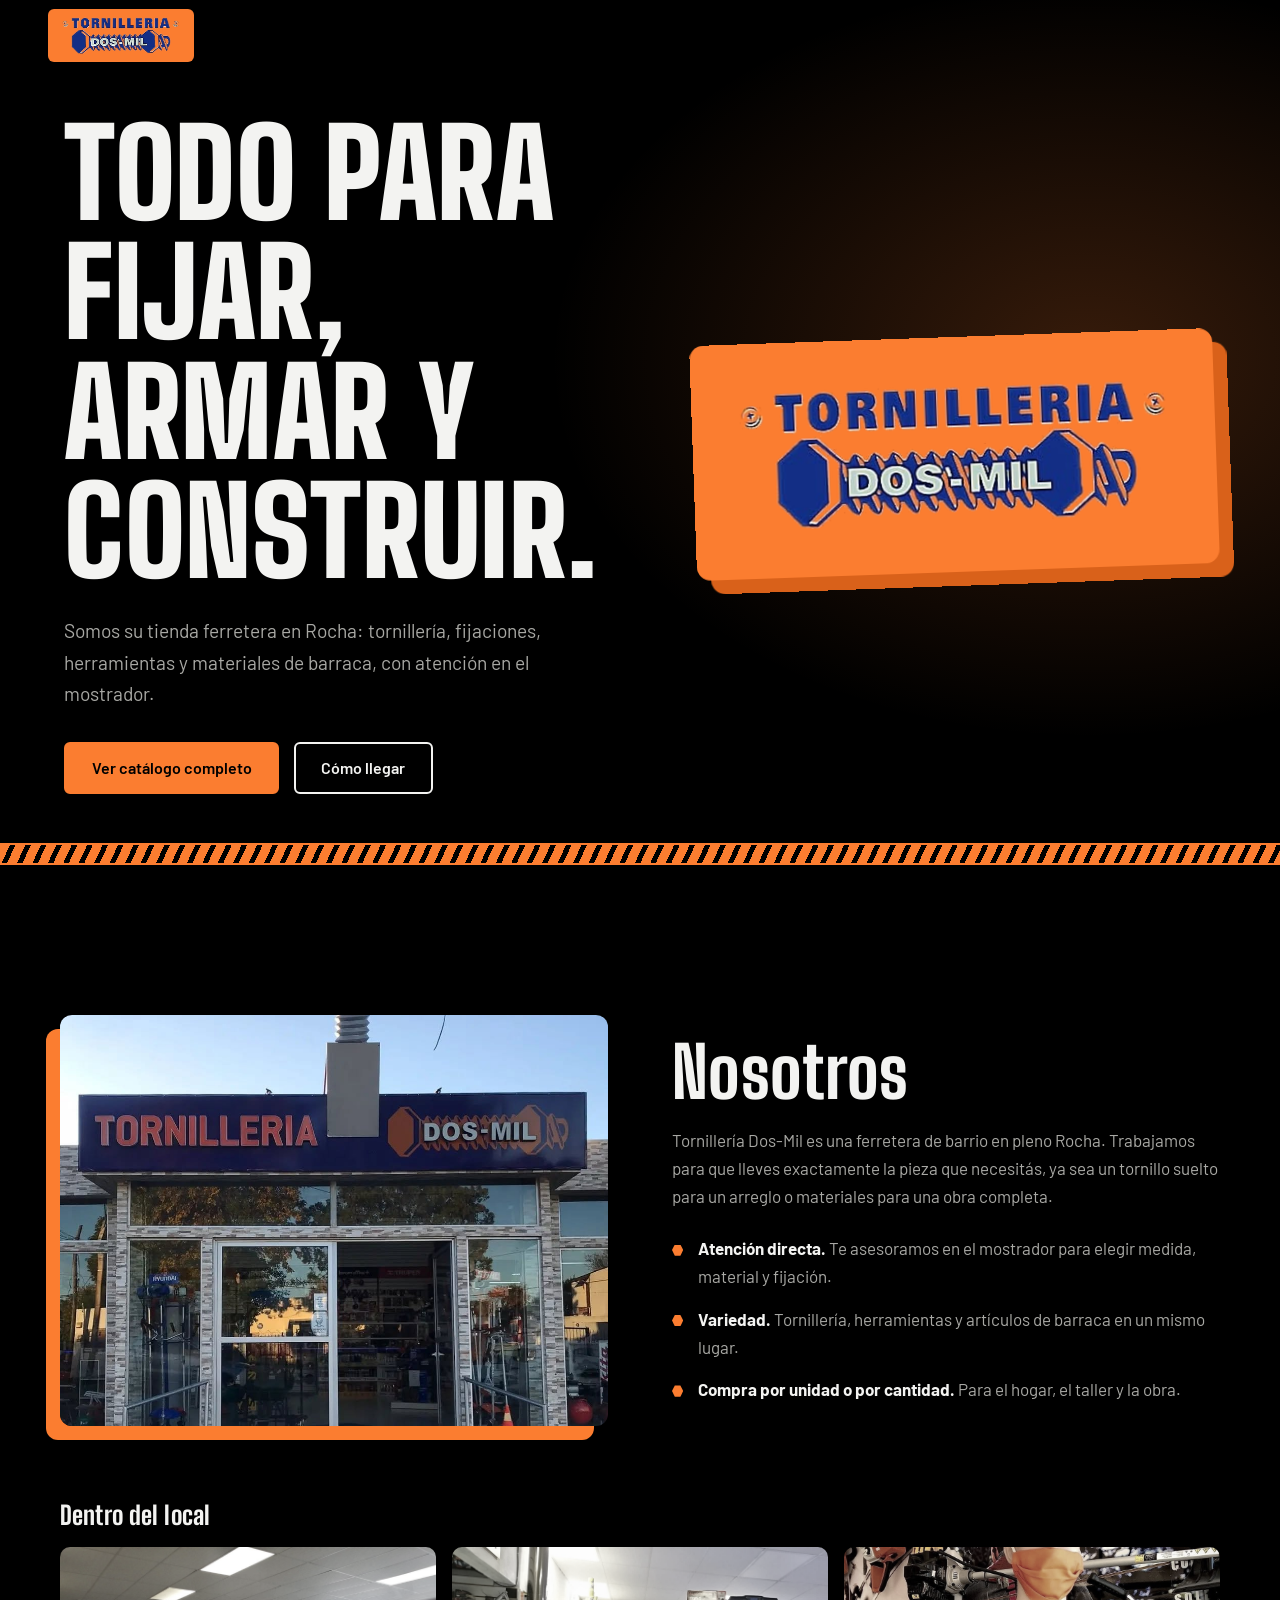
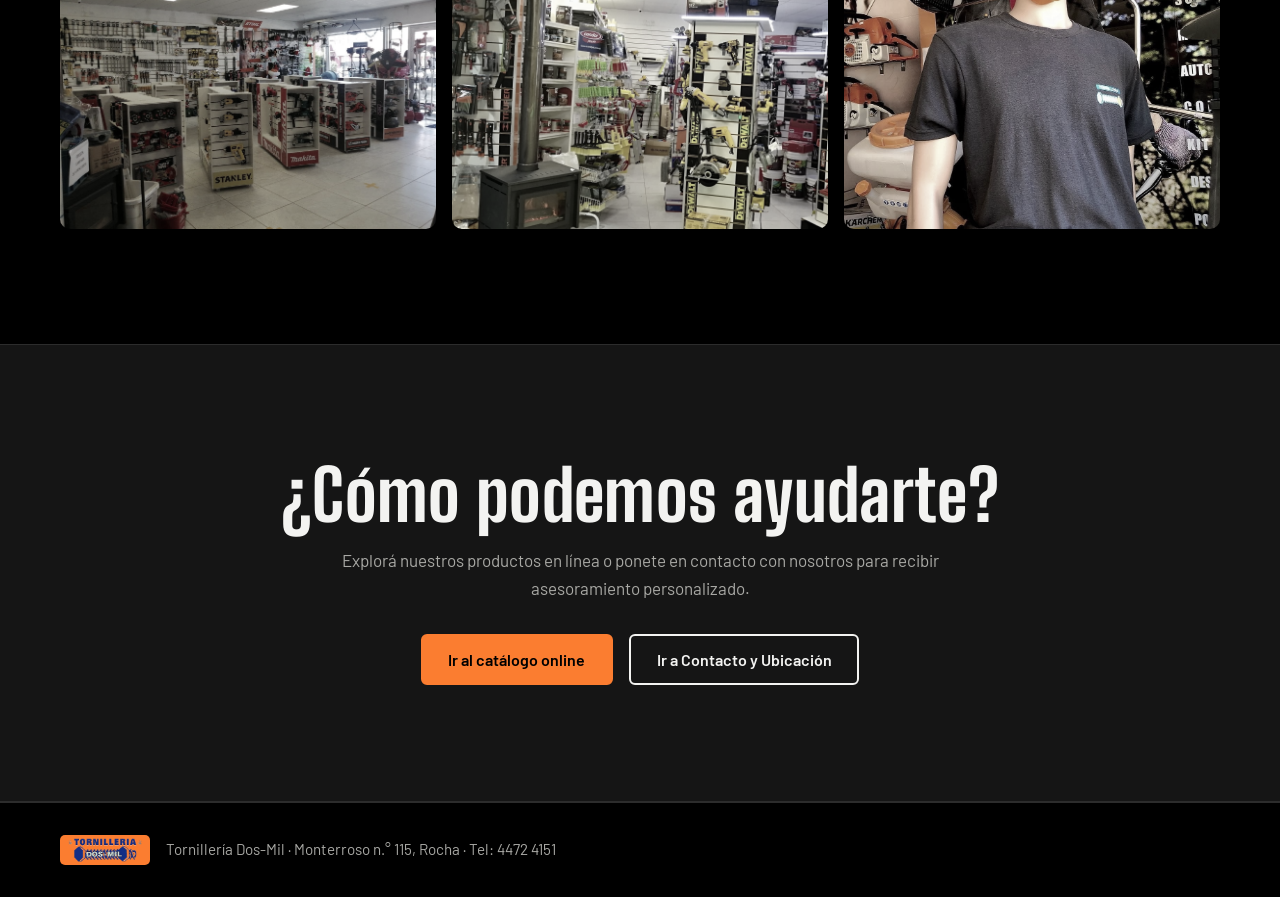
<file: index.html>
<!DOCTYPE html>
<html lang="es">
<head>
<meta charset="UTF-8">
<meta name="viewport" content="width=device-width, initial-scale=1">
<title>Tornillería Dos-Mil | Tienda ferretera y barraca en Rocha</title>
<meta name="description" content="Tornillería Dos-Mil: tornillos, fijaciones, herramientas y materiales de barraca en Monterroso 115, Rocha. Tel: 4472 4151.">
<meta name="theme-color" content="#000000">
<link rel="icon" href="imagenes/Logo.png">
<link rel="preconnect" href="https://fonts.googleapis.com">
<link rel="preconnect" href="https://fonts.gstatic.com" crossorigin>
<link href="https://fonts.googleapis.com/css2?family=Barlow:wght@400;500;600&family=Big+Shoulders+Display:wght@700;800;900&display=swap" rel="stylesheet">
<link rel="stylesheet" href="css/styles.css">
</head>
<body>
<div class="rod-progress" id="progress" aria-hidden="true"></div>

<header class="nav" id="nav">
  <a class="brand" href="#inicio" aria-label="Tornillería Dos-Mil, inicio">
    <span class="brand-badge"><img src="imagenes/Logo.png" alt="Tornillería Dos-Mil"></span>
  </a>
  <button class="menu-btn" id="menuBtn" aria-expanded="false" aria-controls="menu" aria-label="Abrir menú"><span></span><span></span><span></span></button>
<nav class="menu" id="menu">
    <a href="index.html">Inicio</a>
    <a href="index.html#nosotros">Nosotros</a>
    <a href="catalogo.html">Catálogo</a>
    <a href="herramientas.html">Calculadora & Herramientas</a>
    <a href="contacto.html" class="menu-cta">Contacto</a>
  </nav>
</header>

<main>
  <section class="hero" id="inicio">
    <div class="hero-text">
      <h1 class="intro" style="--d:.1s">Todo para fijar,<br>armar y construir.</h1>
      <p class="intro lead" style="--d:.3s">Somos su tienda ferretera en Rocha: tornillería, fijaciones, herramientas y materiales de barraca, con atención en el mostrador.</p>
      <div class="intro actions" style="--d:.5s">
        <a class="btn btn-primary" href="catalogo.html">Ver catálogo completo</a>
        <a class="btn btn-ghost" href="contacto.html">Cómo llegar</a>
      </div>
    </div>
    <div class="hero-logo intro" style="--d:.2s">
      <img src="imagenes/Logo_Grande.png" alt="Logo Tornillería Dos-Mil">
    </div>
    <div class="rod" aria-hidden="true"></div>
  </section>

  <section class="section" id="nosotros">
    <div class="wrap about">
      <figure class="about-photo">
        <img src="imagenes/Fachada.png" alt="Fachada de Tornillería Dos-Mil en Monterroso 115, Rocha">
      </figure>
      <div class="about-text">
        <h2>Nosotros</h2>
        <p>Tornillería Dos-Mil es una ferretera de barrio en pleno Rocha. Trabajamos para que lleves exactamente la pieza que necesitás, ya sea un tornillo suelto para un arreglo o materiales para una obra completa.</p>
        <ul class="points">
          <li><strong>Atención directa.</strong> Te asesoramos en el mostrador para elegir medida, material y fijación.</li>
          <li><strong>Variedad.</strong> Tornillería, herramientas y artículos de barraca en un mismo lugar.</li>
          <li><strong>Compra por unidad o por cantidad.</strong> Para el hogar, el taller y la obra.</li>
        </ul>
      </div>
    </div>
    <div class="wrap">
      <h3 class="gallery-title">Dentro del local</h3>
      <div class="gallery">
        <button class="shot" data-full="imagenes/Foto_1.png" data-alt="Interior del local, vista 1"><img src="imagenes/Foto_1.png" alt="Interior del local, vista 1" loading="lazy"></button>
        <button class="shot" data-full="imagenes/Foto_2.png" data-alt="Interior del local, vista 2"><img src="imagenes/Foto_2.png" alt="Interior del local, vista 2" loading="lazy"></button>
        <button class="shot" data-full="imagenes/Foto_3.png" data-alt="Interior del local, vista 3"><img src="imagenes/Foto_3.png" alt="Interior del local, vista 3" loading="lazy"></button>
      </div>
    </div>
  </section>

  <section class="section alt" id="accesos-directos">
    <div class="wrap" style="text-align: center; max-width: 800px;">
      <h2>¿Cómo podemos ayudarte?</h2>
      <p class="section-sub" style="margin-inline: auto;">Explorá nuestros productos en línea o ponete en contacto con nosotros para recibir asesoramiento personalizado.</p>
      <div style="display: flex; gap: 1rem; justify-content: center; flex-wrap: wrap; margin-top: 2rem;">
        <a class="btn btn-primary" href="catalogo.html">Ir al catálogo online</a>
        <a class="btn btn-ghost" href="contacto.html">Ir a Contacto y Ubicación</a>
      </div>
    </div>
  </section>
</main>

<footer class="footer">
  <div class="wrap footer-in">
    <img src="imagenes/Logo.png" alt="" class="footer-logo">
    <p>Tornillería Dos-Mil · Monterroso n.° 115, Rocha · Tel: 4472 4151</p>
  </div>
</footer>

<dialog class="lightbox" id="lightbox">
  <button class="lb-close" id="lbClose" type="button" aria-label="Cerrar imagen">&times;</button>
  <img id="lbImg" alt="">
</dialog>

<script src="js/main.js"></script>
</body>
</html>
</file>
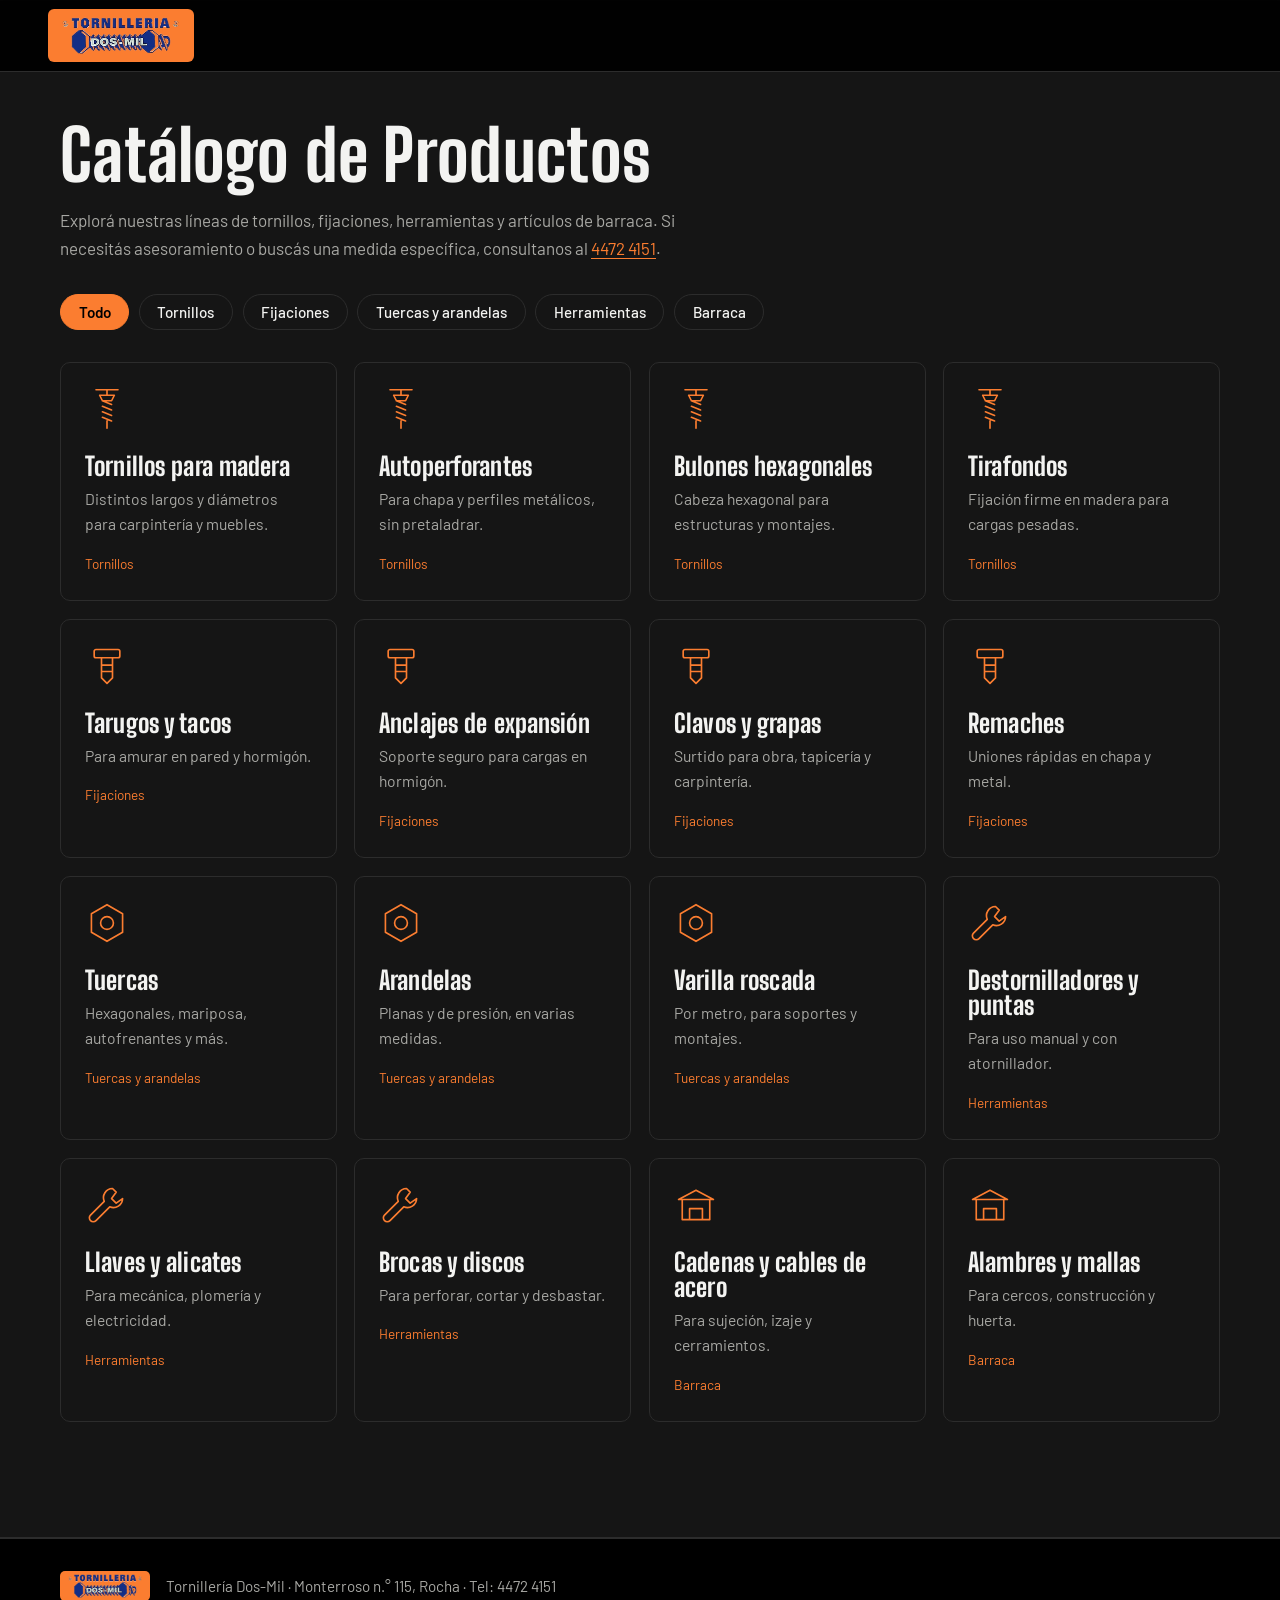
<file: catalogo.html>
<!DOCTYPE html>
<html lang="es">
<head>
<meta charset="UTF-8">
<meta name="viewport" content="width=device-width, initial-scale=1">
<title>Catálogo | Tornillería Dos-Mil - Rocha</title>
<meta name="description" content="Catálogo completo de tornillos, fijaciones, herramientas y materiales de barraca en Tornillería Dos-Mil, Rocha.">
<meta name="theme-color" content="#000000">
<link rel="icon" href="imagenes/Logo.png">
<link rel="preconnect" href="https://fonts.googleapis.com">
<link rel="preconnect" href="https://fonts.gstatic.com" crossorigin>
<link href="https://fonts.googleapis.com/css2?family=Barlow:wght@400;500;600&family=Big+Shoulders+Display:wght@700;800;900&display=swap" rel="stylesheet">
<link rel="stylesheet" href="css/styles.css">
</head>
<body>
<div class="rod-progress" id="progress" aria-hidden="true"></div>

<header class="nav scrolled" id="nav">
  <a class="brand" href="index.html" aria-label="Tornillería Dos-Mil, inicio">
    <span class="brand-badge"><img src="imagenes/Logo.png" alt="Tornillería Dos-Mil"></span>
  </a>
  <button class="menu-btn" id="menuBtn" aria-expanded="false" aria-controls="menu" aria-label="Abrir menú"><span></span><span></span><span></span></button>
<nav class="menu" id="menu">
    <a href="index.html">Inicio</a>
    <a href="index.html#nosotros">Nosotros</a>
    <a href="catalogo.html">Catálogo</a>
    <a href="herramientas.html">Calculadora & Herramientas</a>
    <a href="contacto.html" class="menu-cta">Contacto</a>
  </nav>
</header>

<main>
  <section class="section alt" style="padding-top: calc(var(--nav-h) + 3rem);" id="catalogo">
    <div class="wrap">
      <h2>Catálogo de Productos</h2>
      <p class="section-sub">Explorá nuestras líneas de tornillos, fijaciones, herramientas y artículos de barraca. Si necesitás asesoramiento o buscás una medida específica, consultanos al <a href="tel:+59844724151">4472 4151</a>.</p>
      
      <!-- Filtros -->
      <div class="filters" id="filters" role="group" aria-label="Filtrar por categoría">
        <button class="chip" type="button" aria-pressed="true" data-filter="Todo">Todo</button>
        <button class="chip" type="button" aria-pressed="false" data-filter="Tornillos">Tornillos</button>
        <button class="chip" type="button" aria-pressed="false" data-filter="Fijaciones">Fijaciones</button>
        <button class="chip" type="button" aria-pressed="false" data-filter="Tuercas y arandelas">Tuercas y arandelas</button>
        <button class="chip" type="button" aria-pressed="false" data-filter="Herramientas">Herramientas</button>
        <button class="chip" type="button" aria-pressed="false" data-filter="Barraca">Barraca</button>
      </div>

      <!-- Grid de productos -->
      <div class="grid" id="grid">
        <!-- Tornillos -->
        <article class="card" data-category="Tornillos">
          <svg viewBox="0 0 48 48" aria-hidden="true"><path d="M12 3h24M24 3v6M16 9h16l-3 6H19zM19 15l10 4M19 21l10 4M19 27l10 4M19 33l10 4M24 37v8"/></svg>
          <h3>Tornillos para madera</h3>
          <p>Distintos largos y diámetros para carpintería y muebles.</p>
          <span class="tag">Tornillos</span>
        </article>
        <article class="card" data-category="Tornillos">
          <svg viewBox="0 0 48 48" aria-hidden="true"><path d="M12 3h24M24 3v6M16 9h16l-3 6H19zM19 15l10 4M19 21l10 4M19 27l10 4M19 33l10 4M24 37v8"/></svg>
          <h3>Autoperforantes</h3>
          <p>Para chapa y perfiles metálicos, sin pretaladrar.</p>
          <span class="tag">Tornillos</span>
        </article>
        <article class="card" data-category="Tornillos">
          <svg viewBox="0 0 48 48" aria-hidden="true"><path d="M12 3h24M24 3v6M16 9h16l-3 6H19zM19 15l10 4M19 21l10 4M19 27l10 4M19 33l10 4M24 37v8"/></svg>
          <h3>Bulones hexagonales</h3>
          <p>Cabeza hexagonal para estructuras y montajes.</p>
          <span class="tag">Tornillos</span>
        </article>
        <article class="card" data-category="Tornillos">
          <svg viewBox="0 0 48 48" aria-hidden="true"><path d="M12 3h24M24 3v6M16 9h16l-3 6H19zM19 15l10 4M19 21l10 4M19 27l10 4M19 33l10 4M24 37v8"/></svg>
          <h3>Tirafondos</h3>
          <p>Fijación firme en madera para cargas pesadas.</p>
          <span class="tag">Tornillos</span>
        </article>

        <!-- Fijaciones -->
        <article class="card" data-category="Fijaciones">
          <svg viewBox="0 0 48 48" aria-hidden="true"><rect x="10" y="6" width="28" height="9" rx="2"/><path d="M18 15v22l6 6 6-6V15M18 23h12M18 30h12"/></svg>
          <h3>Tarugos y tacos</h3>
          <p>Para amurar en pared y hormigón.</p>
          <span class="tag">Fijaciones</span>
        </article>
        <article class="card" data-category="Fijaciones">
          <svg viewBox="0 0 48 48" aria-hidden="true"><rect x="10" y="6" width="28" height="9" rx="2"/><path d="M18 15v22l6 6 6-6V15M18 23h12M18 30h12"/></svg>
          <h3>Anclajes de expansión</h3>
          <p>Soporte seguro para cargas en hormigón.</p>
          <span class="tag">Fijaciones</span>
        </article>
        <article class="card" data-category="Fijaciones">
          <svg viewBox="0 0 48 48" aria-hidden="true"><rect x="10" y="6" width="28" height="9" rx="2"/><path d="M18 15v22l6 6 6-6V15M18 23h12M18 30h12"/></svg>
          <h3>Clavos y grapas</h3>
          <p>Surtido para obra, tapicería y carpintería.</p>
          <span class="tag">Fijaciones</span>
        </article>
        <article class="card" data-category="Fijaciones">
          <svg viewBox="0 0 48 48" aria-hidden="true"><rect x="10" y="6" width="28" height="9" rx="2"/><path d="M18 15v22l6 6 6-6V15M18 23h12M18 30h12"/></svg>
          <h3>Remaches</h3>
          <p>Uniones rápidas en chapa y metal.</p>
          <span class="tag">Fijaciones</span>
        </article>

        <!-- Tuercas y arandelas -->
        <article class="card" data-category="Tuercas y arandelas">
          <svg viewBox="0 0 48 48" aria-hidden="true"><path d="M24 4l17 10v20L24 44 7 34V14z"/><circle cx="24" cy="24" r="7"/></svg>
          <h3>Tuercas</h3>
          <p>Hexagonales, mariposa, autofrenantes y más.</p>
          <span class="tag">Tuercas y arandelas</span>
        </article>
        <article class="card" data-category="Tuercas y arandelas">
          <svg viewBox="0 0 48 48" aria-hidden="true"><path d="M24 4l17 10v20L24 44 7 34V14z"/><circle cx="24" cy="24" r="7"/></svg>
          <h3>Arandelas</h3>
          <p>Planas y de presión, en varias medidas.</p>
          <span class="tag">Tuercas y arandelas</span>
        </article>
        <article class="card" data-category="Tuercas y arandelas">
          <svg viewBox="0 0 48 48" aria-hidden="true"><path d="M24 4l17 10v20L24 44 7 34V14z"/><circle cx="24" cy="24" r="7"/></svg>
          <h3>Varilla roscada</h3>
          <p>Por metro, para soportes y montajes.</p>
          <span class="tag">Tuercas y arandelas</span>
        </article>

        <!-- Herramientas -->
        <article class="card" data-category="Herramientas">
          <svg viewBox="0 0 48 48" aria-hidden="true"><path d="M30 6a10 10 0 0 0-9 14L6 35a4 4 0 0 0 6 6l15-15a10 10 0 0 0 14-9l-7 5-5-5 5-7z"/></svg>
          <h3>Destornilladores y puntas</h3>
          <p>Para uso manual y con atornillador.</p>
          <span class="tag">Herramientas</span>
        </article>
        <article class="card" data-category="Herramientas">
          <svg viewBox="0 0 48 48" aria-hidden="true"><path d="M30 6a10 10 0 0 0-9 14L6 35a4 4 0 0 0 6 6l15-15a10 10 0 0 0 14-9l-7 5-5-5 5-7z"/></svg>
          <h3>Llaves y alicates</h3>
          <p>Para mecánica, plomería y electricidad.</p>
          <span class="tag">Herramientas</span>
        </article>
        <article class="card" data-category="Herramientas">
          <svg viewBox="0 0 48 48" aria-hidden="true"><path d="M30 6a10 10 0 0 0-9 14L6 35a4 4 0 0 0 6 6l15-15a10 10 0 0 0 14-9l-7 5-5-5 5-7z"/></svg>
          <h3>Brocas y discos</h3>
          <p>Para perforar, cortar y desbastar.</p>
          <span class="tag">Herramientas</span>
        </article>

        <!-- Barraca -->
        <article class="card" data-category="Barraca">
          <svg viewBox="0 0 48 48" aria-hidden="true"><path d="M5 18l19-10 19 10M9 18v22h30V18M17 40V28h14v12M5 18h38"/></svg>
          <h3>Cadenas y cables de acero</h3>
          <p>Para sujeción, izaje y cerramientos.</p>
          <span class="tag">Barraca</span>
        </article>
        <article class="card" data-category="Barraca">
          <svg viewBox="0 0 48 48" aria-hidden="true"><path d="M5 18l19-10 19 10M9 18v22h30V18M17 40V28h14v12M5 18h38"/></svg>
          <h3>Alambres y mallas</h3>
          <p>Para cercos, construcción y huerta.</p>
          <span class="tag">Barraca</span>
        </article>
      </div>
    </div>
  </section>
</main>

<footer class="footer">
  <div class="wrap footer-in">
    <img src="imagenes/Logo.png" alt="" class="footer-logo">
    <p>Tornillería Dos-Mil · Monterroso n.° 115, Rocha · Tel: 4472 4151</p>
  </div>
</footer>

<script>
  // Script sencillo para manejar el filtrado de tarjetas en la página de catálogo estática
  document.addEventListener('DOMContentLoaded', () => {
    const buttons = document.querySelectorAll('.filters .chip');
    const cards = document.querySelectorAll('.grid .card');

    buttons.forEach(btn => {
      btn.addEventListener('click', () => {
        const filter = btn.getAttribute('data-filter');
        
        buttons.forEach(b => b.setAttribute('aria-pressed', 'false'));
        btn.setAttribute('aria-pressed', 'true');

        cards.forEach(card => {
          const category = card.getAttribute('data-category');
          if (filter === 'Todo' || category === filter) {
            card.style.display = 'block';
          } else {
            card.style.display = 'none';
          }
        });
      });
    });

    // Menú hamburguesa básico para móviles
    const menuBtn = document.getElementById('menuBtn');
    const menu = document.getElementById('menu');
    if (menuBtn && menu) {
      menuBtn.addEventListener('click', () => {
        const open = menu.classList.toggle('open');
        menuBtn.setAttribute('aria-expanded', open);
      });
    }
  });
</script>
</body>
</html>
</file>
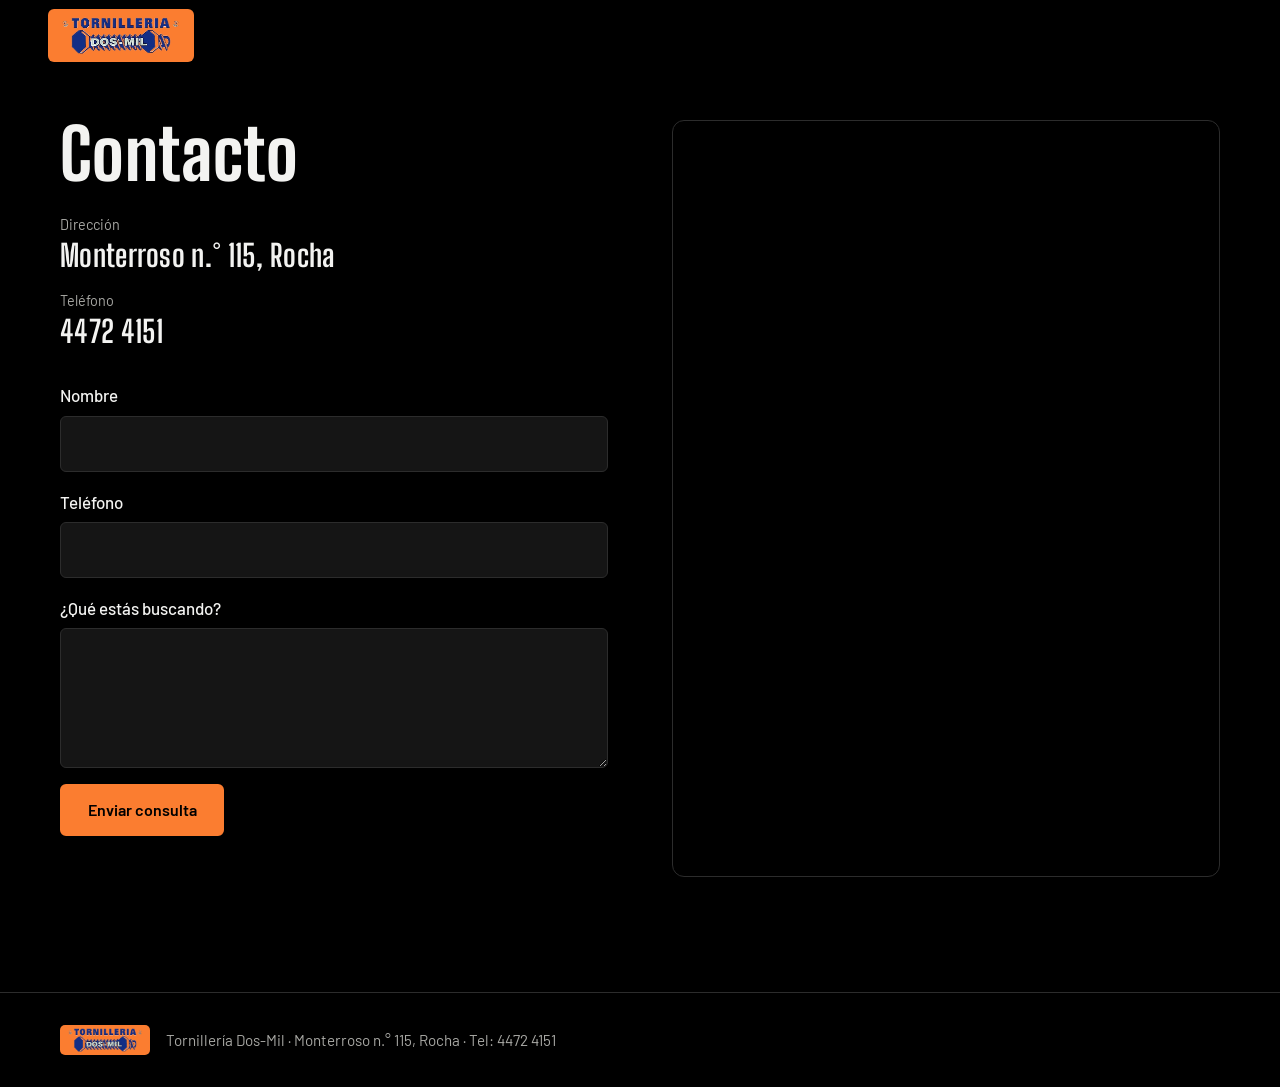
<file: contacto.html>
<!DOCTYPE html>
<html lang="es">
<head>
<meta charset="UTF-8">
<meta name="viewport" content="width=device-width, initial-scale=1">
<title>Contacto | Tornillería Dos-Mil - Rocha</title>
<meta name="description" content="Póngase en contacto con Tornillería Dos-Mil en Rocha. Dirección, teléfono, ubicación en mapa y formulario de consultas.">
<meta name="theme-color" content="#000000">
<link rel="icon" href="imagenes/Logo.png">
<link rel="preconnect" href="https://fonts.googleapis.com">
<link rel="preconnect" href="https://fonts.gstatic.com" crossorigin>
<link href="https://fonts.googleapis.com/css2?family=Barlow:wght@400;500;600&family=Big+Shoulders+Display:wght@700;800;900&display=swap" rel="stylesheet">
<link rel="stylesheet" href="css/styles.css">
</head>
<body>
<div class="rod-progress" id="progress" aria-hidden="true"></div>

<header class="nav scrolled" id="nav">
  <a class="brand" href="index.html" aria-label="Tornillería Dos-Mil, inicio">
    <span class="brand-badge"><img src="imagenes/Logo.png" alt="Tornillería Dos-Mil"></span>
  </a>
  <button class="menu-btn" id="menuBtn" aria-expanded="false" aria-controls="menu" aria-label="Abrir menú"><span></span><span></span><span></span></button>
<nav class="menu" id="menu">
    <a href="index.html">Inicio</a>
    <a href="index.html#nosotros">Nosotros</a>
    <a href="catalogo.html">Catálogo</a>
    <a href="herramientas.html">Calculadora & Herramientas</a>
    <a href="contacto.html" class="menu-cta">Contacto</a>
  </nav>
</header>

<main>
  <section class="section" style="padding-top: calc(var(--nav-h) + 3rem);" id="contacto">
    <div class="wrap contact">
      <div class="contact-info">
        <h2>Contacto</h2>
        <dl>
          <dt>Dirección</dt>
          <dd>Monterroso n.° 115, Rocha</dd>
          <dt>Teléfono</dt>
          <dd><a href="tel:+59844724151">4472 4151</a></dd>
        </dl>
        <form class="form" id="form" novalidate>
          <label>Nombre<input name="nombre" type="text" autocomplete="name" required></label>
          <label>Teléfono<input name="telefono" type="tel" autocomplete="tel" required></label>
          <label>¿Qué estás buscando?<textarea name="mensaje" rows="4" required></textarea></label>
          <button class="btn btn-primary" type="submit">Enviar consulta</button>
          <p class="form-msg" id="formMsg" role="status" aria-live="polite"></p>
        </form>
      </div>
      <div class="map">
        <iframe title="Mapa de Tornillería Dos-Mil" loading="lazy" referrerpolicy="no-referrer-when-downgrade"
          src="https://maps.google.com/maps?q=Monterroso%20115%2C%20Rocha%2C%20Uruguay&output=embed"></iframe>
      </div>
    </div>
  </section>
</main>

<footer class="footer">
  <div class="wrap footer-in">
    <img src="imagenes/Logo.png" alt="" class="footer-logo">
    <p>Tornillería Dos-Mil · Monterroso n.° 115, Rocha · Tel: 4472 4151</p>
  </div>
</footer>

<script src="js/main.js"></script>
</body>
</html>
</file>
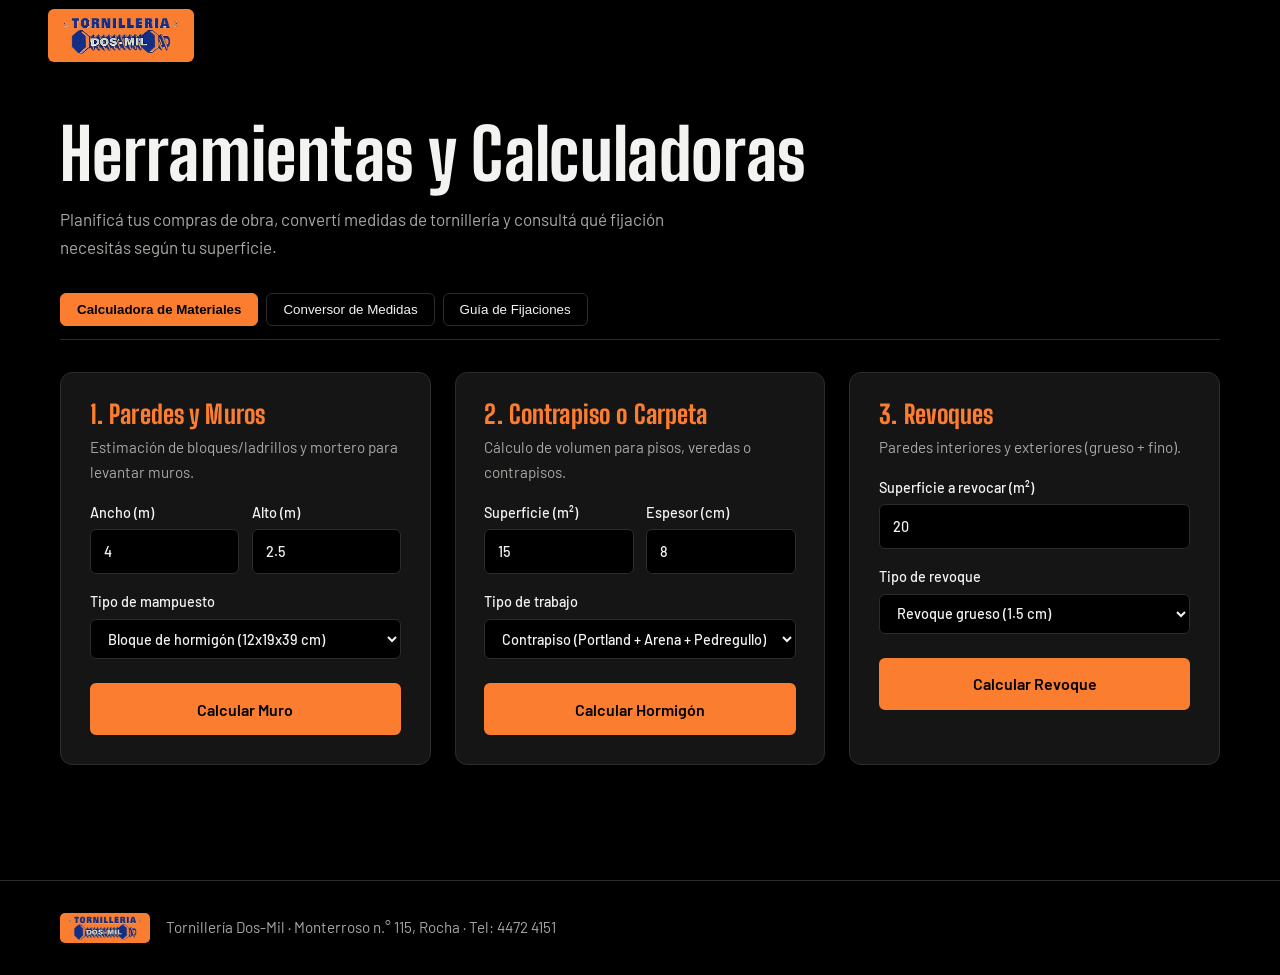
<file: herramientas.html>
<!DOCTYPE html>
<html lang="es">
<head>
<meta charset="UTF-8">
<meta name="viewport" content="width=device-width, initial-scale=1">
<title>Calculadora de Materiales y Herramientas Útiles | Tornillería Dos-Mil</title>
<meta name="description" content="Calculá materiales de construcción (bloques, mezcla, contrapisos), convertí medidas de tornillería y consultá la guía de fijaciones en Rocha.">
<meta name="theme-color" content="#000000">
<link rel="icon" href="imagenes/Logo.png">
<link rel="preconnect" href="https://fonts.googleapis.com">
<link rel="preconnect" href="https://fonts.gstatic.com" crossorigin>
<link href="https://fonts.googleapis.com/css2?family=Barlow:wght@400;500;600&family=Big+Shoulders+Display:wght@700;800;900&display=swap" rel="stylesheet">
<link rel="stylesheet" href="css/styles.css">
<style>
  .tools-grid { 
    display: grid; 
    grid-template-columns: repeat(auto-fit, minmax(min(100%, 280px), 1fr)); 
    gap: 1.5rem; 
    margin-top: 2rem; 
  }
  .calc-card { 
    background: var(--surface); 
    border: 1px solid var(--line); 
    border-radius: 12px; 
    padding: 1.8rem; 
    display: flex; 
    flex-direction: column; 
    justify-content: space-between; 
  }
  .calc-card h3 { 
    color: var(--orange); 
    margin-bottom: 0.5rem; 
  }
  .calc-card p { 
    color: var(--muted); 
    font-size: 0.95rem; 
    margin-top: 0; 
  }
  .calc-form { 
    display: grid; 
    gap: 1rem; 
    margin-top: 1rem; 
  }
  .calc-form .row { 
    display: grid; 
    grid-template-columns: 1fr 1fr; 
    gap: 0.8rem; 
  }
  .calc-form label { 
    display: flex; 
    flex-direction: column; 
    gap: 0.3rem; 
    font-size: 0.9rem; 
    font-weight: 500; 
  }
  .calc-form input, .calc-form select { 
    width: 100%;
    max-width: 100%;
    font: inherit; 
    color: var(--text); 
    background: var(--black); 
    border: 1.5px solid var(--line); 
    border-radius: 6px; 
    padding: 0.6rem 0.8rem; 
  }
  .calc-form input:focus, .calc-form select:focus { 
    outline: none; 
    border-color: var(--orange); 
  }
  .res-box { 
    margin-top: 1.2rem; 
    background: rgba(251, 125, 48, 0.08); 
    border-left: 4px solid var(--orange); 
    padding: 1rem; 
    border-radius: 4px; 
  }
  .res-box h4 { 
    margin: 0 0 0.5rem 0; 
    font-family: var(--display); 
    font-size: 1.3rem; 
  }
  .res-box ul { 
    margin: 0; 
    padding-left: 1.2rem; 
    color: var(--text); 
    font-size: 0.95rem; 
  }
  .res-box ul li { 
    margin-bottom: 0.2rem; 
  }
  .tab-nav { 
    display: flex; 
    gap: 0.5rem; 
    flex-wrap: wrap; 
    margin-bottom: 1.5rem; 
    border-bottom: 1px solid var(--line); 
    padding-bottom: 0.8rem; 
  }
  .tab-btn { 
    background: transparent; 
    border: 1px solid var(--line); 
    color: var(--text); 
    padding: 0.5rem 1rem; 
    border-radius: 6px; 
    cursor: pointer; 
    font-weight: 500; 
  }
  .tab-btn.active { 
    background: var(--orange); 
    color: #000; 
    border-color: var(--orange); 
    font-weight: 600; 
  }

  @media (max-width: 480px) {
    .calc-form .row {
      grid-template-columns: 1fr;
    }
  }
</style>
</head>
<body>
<div class="rod-progress" id="progress" aria-hidden="true"></div>

<header class="nav scrolled" id="nav">
  <a class="brand" href="index.html" aria-label="Tornillería Dos-Mil, inicio">
    <span class="brand-badge"><img src="imagenes/Logo.png" alt="Tornillería Dos-Mil"></span>
  </a>
  <button class="menu-btn" id="menuBtn" aria-expanded="false" aria-controls="menu" aria-label="Abrir menú"><span></span><span></span><span></span></button>
  <nav class="menu" id="menu">
    <a href="index.html">Inicio</a>
    <a href="index.html#nosotros">Nosotros</a>
    <a href="catalogo.html">Catálogo</a>
    <a href="herramientas.html">Calculadora & Herramientas</a>
    <a href="contacto.html" class="menu-cta">Contacto</a>
  </nav>
</header>

<main>
  <section class="section" style="padding-top: calc(var(--nav-h) + 3rem);">
    <div class="wrap">
      <h2>Herramientas y Calculadoras</h2>
      <p class="section-sub">Planificá tus compras de obra, convertí medidas de tornillería y consultá qué fijación necesitás según tu superficie.</p>

      <!-- TAB SECTIONS -->
      <div class="tab-nav">
        <button class="tab-btn active" onclick="showTab('calc-sec', this)">Calculadora de Materiales</button>
        <button class="tab-btn" onclick="showTab('conversor-sec', this)">Conversor de Medidas</button>
        <button class="tab-btn" onclick="showTab('fijaciones-sec', this)">Guía de Fijaciones</button>
      </div>

      <!-- 1. CALCULADORA DE MATERIALES -->
      <div id="calc-sec" class="tab-content">
        <div class="tools-grid">
          
          <!-- Calculadora Muros -->
          <article class="calc-card">
            <div>
              <h3>1. Paredes y Muros</h3>
              <p>Estimación de bloques/ladrillos y mortero para levantar muros.</p>
              <form class="calc-form" id="formMuro">
                <div class="row">
                  <label>Ancho (m)
                    <input type="number" id="muroAncho" step="0.1" min="0.1" value="4" required>
                  </label>
                  <label>Alto (m)
                    <input type="number" id="muroAlto" step="0.1" min="0.1" value="2.5" required>
                  </label>
                </div>
                <label>Tipo de mampuesto
                  <select id="muroTipo">
                    <option value="bloque12">Bloque de hormigón (12x19x39 cm)</option>
                    <option value="bloque15">Bloque de hormigón (15x19x39 cm)</option>
                    <option value="ladrilloComun">Ladrillo común de campo</option>
                    <option value="ticholo8">Ticholo (8x25x25 cm)</option>
                    <option value="ticholo12">Ticholo (12x25x25 cm)</option>
                  </select>
                </label>
                <button type="button" class="btn btn-primary" onclick="calcularMuro()" style="margin-top:0.5rem;">Calcular Muro</button>
              </form>
            </div>
            <div class="res-box" id="resMuro" style="display:none;">
              <h4>Materiales estimados:</h4>
              <ul id="listMuro"></ul>
              <small style="color:var(--muted); display:block; margin-top:0.5rem;">*Incluye 5% de desperdicio.</small>
            </div>
          </article>

          <!-- Calculadora Contrapiso / Carpeta -->
          <article class="calc-card">
            <div>
              <h3>2. Contrapiso o Carpeta</h3>
              <p>Cálculo de volumen para pisos, veredas o contrapisos.</p>
              <form class="calc-form" id="formPiso">
                <div class="row">
                  <label>Superficie (m²)
                    <input type="number" id="pisoM2" step="0.1" min="0.1" value="15" required>
                  </label>
                  <label>Espesor (cm)
                    <input type="number" id="pisoEspesor" step="1" min="1" value="8" required>
                  </label>
                </div>
                <label>Tipo de trabajo
                  <select id="pisoTipo">
                    <option value="contrapiso">Contrapiso (Portland + Arena + Pedregullo)</option>
                    <option value="carpeta">Carpeta / Mortero (Portland + Arena)</option>
                  </select>
                </label>
                <button type="button" class="btn btn-primary" onclick="calcularPiso()" style="margin-top:0.5rem;">Calcular Hormigón</button>
              </form>
            </div>
            <div class="res-box" id="resPiso" style="display:none;">
              <h4>Materiales estimados:</h4>
              <ul id="listPiso"></ul>
              <small style="color:var(--muted); display:block; margin-top:0.5rem;">*Valores orientativos estándar de obra.</small>
            </div>
          </article>

          <!-- Calculadora Revoque -->
          <article class="calc-card">
            <div>
              <h3>3. Revoques</h3>
              <p>Paredes interiores y exteriores (grueso + fino).</p>
              <form class="calc-form" id="formRevoque">
                <label>Superficie a revocar (m²)
                  <input type="number" id="revM2" step="0.5" min="0.5" value="20" required>
                </label>
                <label>Tipo de revoque
                  <select id="revTipo">
                    <option value="grueso">Revoque grueso (1.5 cm)</option>
                    <option value="fino">Revoque fino / Terminado (0.5 cm)</option>
                    <option value="ambos">Grueso + Fino completo</option>
                  </select>
                </label>
                <button type="button" class="btn btn-primary" onclick="calcularRevoque()" style="margin-top:0.5rem;">Calcular Revoque</button>
              </form>
            </div>
            <div class="res-box" id="resRevoque" style="display:none;">
              <h4>Materiales estimados:</h4>
              <ul id="listRevoque"></ul>
            </div>
          </article>

        </div>
      </div>

      <!-- 2. CONVERSOR DE MEDIDAS -->
      <div id="conversor-sec" class="tab-content" style="display:none;">
        <div class="tools-grid">
          
          <article class="calc-card">
            <div>
              <h3>Pulgadas a Milímetros</h3>
              <p>Ideal para medir diámetros y largos de tornillos y bulones.</p>
              <form class="calc-form">
                <label>Medida en pulgadas
                  <select id="inchVal" onchange="convertirPulgadas()">
                    <option value="0.125">1/8" (3.17 mm)</option>
                    <option value="0.1875">3/16" (4.76 mm)</option>
                    <option value="0.25" selected>1/4" (6.35 mm)</option>
                    <option value="0.3125">5/16" (7.94 mm)</option>
                    <option value="0.375">3/8" (9.52 mm)</option>
                    <option value="0.5">1/2" (12.70 mm)</option>
                    <option value="0.625">5/8" (15.87 mm)</option>
                    <option value="0.75">3/4" (19.05 mm)</option>
                    <option value="1">1" (25.40 mm)</option>
                  </select>
                </label>
              </form>
            </div>
            <div class="res-box" style="margin-top:1rem;">
              <h4 id="resInch">Resultado: 6.35 mm</h4>
            </div>
          </article>

          <article class="calc-card">
            <div>
              <h3>Calibre de Chapas (Gauge)</h3>
              <p>Espesor equivalente en mm para chapas de techos o perfiles.</p>
              <form class="calc-form">
                <label>Calibre de chapa
                  <select id="gaugeVal" onchange="convertirGauge()">
                    <option value="26">Calibre 26 (~0.45 mm)</option>
                    <option value="24" selected>Calibre 24 (~0.55 mm)</option>
                    <option value="22">Calibre 22 (~0.70 mm)</option>
                    <option value="20">Calibre 20 (~0.90 mm)</option>
                    <option value="18">Calibre 18 (~1.20 mm)</option>
                    <option value="16">Calibre 16 (~1.50 mm)</option>
                  </select>
                </label>
              </form>
            </div>
            <div class="res-box" style="margin-top:1rem;">
              <h4 id="resGauge">Espesor aprox: 0.55 mm</h4>
            </div>
          </article>

        </div>
      </div>

      <!-- 3. GUÍA RÁPIDA DE FIJACIONES -->
      <div id="fijaciones-sec" class="tab-content" style="display:none;">
        <div class="calc-card" style="max-width: 700px; margin: 0 auto;">
          <h3>¿Qué vas a amurar y sobre qué superficie?</h3>
          <p>Seleccioná la pared o material de base para ver el tipo de taco/tarugo y tornillo sugerido.</p>
          <form class="calc-form">
            <label>Tipo de pared / Base
              <select id="baseMat" onchange="buscarFijacion()">
                <option value="ladrilloComun">Pared de Ladrillo Común</option>
                <option value="bloqueHueco">Bloque de Hormigón / Ticholo Hueco</option>
                <option value="durlock">Placa de Yeso (Durlock / Gyplac)</option>
                <option value="hormigon">Hormigón Macizo / Viga</option>
                <option value="chapa">Estructura de Metal / Perfil C / Chapa</option>
              </select>
            </label>
          </form>
          <div class="res-box" id="resFijacion" style="margin-top:1.5rem;">
            <h4>Recomendación:</h4>
            <ul>
              <li><strong>Tarugo:</strong> Tarugo común de nylon (N-6 / N-8 con tope) o tarugo para ladrillo macizo.</li>
              <li><strong>Tornillo:</strong> Tornillo para madera/multiuso de cabeza fresada o tirafondo según el peso.</li>
            </ul>
          </div>
        </div>
      </div>

    </div>
  </section>
</main>

<footer class="footer">
  <div class="wrap footer-in">
    <img src="imagenes/Logo.png" alt="" class="footer-logo">
    <p>Tornillería Dos-Mil · Monterroso n.° 115, Rocha · Tel: 4472 4151</p>
  </div>
</footer>

<script src="js/main.js"></script>
<script>
  function showTab(id, btn) {
    document.querySelectorAll('.tab-content').forEach(el => el.style.display = 'none');
    document.querySelectorAll('.tab-btn').forEach(el => el.classList.remove('active'));
    document.getElementById(id).style.display = 'block';
    btn.classList.add('active');
  }

  function calcularMuro() {
    const ancho = parseFloat(document.getElementById('muroAncho').value) || 0;
    const alto = parseFloat(document.getElementById('muroAlto').value) || 0;
    const tipo = document.getElementById('muroTipo').value;
    const area = ancho * alto;
    let cantUnidades = 0, portlandBolsas = 0, arenaM3 = 0, tipoNombre = '';

    if (tipo.startsWith('bloque')) {
      cantUnidades = Math.ceil(area * 12.5 * 1.05);
      portlandBolsas = (area * 0.15).toFixed(1);
      arenaM3 = (area * 0.015).toFixed(2);
      tipoNombre = 'Bloques de hormigón';
    } else if (tipo === 'ladrilloComun') {
      cantUnidades = Math.ceil(area * 55 * 1.05);
      portlandBolsas = (area * 0.3).toFixed(1);
      arenaM3 = (area * 0.03).toFixed(2);
      tipoNombre = 'Ladrillos comunes';
    } else {
      cantUnidades = Math.ceil(area * 15 * 1.05);
      portlandBolsas = (area * 0.18).toFixed(1);
      arenaM3 = (area * 0.02).toFixed(2);
      tipoNombre = 'Ticholos';
    }

    const list = document.getElementById('listMuro');
    list.innerHTML = `
      <li><strong>${cantUnidades} u.</strong> de ${tipoNombre} (área: ${area.toFixed(1)} m²)</li>
      <li><strong>${portlandBolsas} bolsa(s)</strong> de Portland / Cemento (25 kg)</li>
      <li><strong>${arenaM3} m³</strong> de Arena gruesa / sucia</li>
    `;
    document.getElementById('resMuro').style.display = 'block';
  }

  function calcularPiso() {
    const m2 = parseFloat(document.getElementById('pisoM2').value) || 0;
    const espesorCm = parseFloat(document.getElementById('pisoEspesor').value) || 0;
    const tipo = document.getElementById('pisoTipo').value;
    const m3 = m2 * (espesorCm / 100);

    let portland = 0, arena = 0, pedregullo = 0;

    if (tipo === 'contrapiso') {
      portland = Math.ceil(m3 * 6);
      arena = (m3 * 0.55).toFixed(2);
      pedregullo = (m3 * 0.85).toFixed(2);
    } else {
      portland = Math.ceil(m3 * 9.5);
      arena = (m3 * 1.05).toFixed(2);
    }

    const list = document.getElementById('listPiso');
    let html = `
      <li>Volumen total: <strong>${m3.toFixed(2)} m³</strong></li>
      <li><strong>${portland} bolsa(s)</strong> de Cemento / Portland</li>
      <li><strong>${arena} m³</strong> de Arena fina / media</li>
    `;
    if (pedregullo > 0) html += `<li><strong>${pedregullo} m³</strong> de Pedregullo / Balasto</li>`;
    
    list.innerHTML = html;
    document.getElementById('resPiso').style.display = 'block';
  }

  function calcularRevoque() {
    const m2 = parseFloat(document.getElementById('revM2').value) || 0;
    const tipo = document.getElementById('revTipo').value;

    let portland = 0, arena = 0, cal = 0;

    if (tipo === 'grueso') {
      portland = (m2 * 0.12).toFixed(1);
      cal = (m2 * 0.25).toFixed(1);
      arena = (m2 * 0.02).toFixed(2);
    } else if (tipo === 'fino') {
      portland = (m2 * 0.05).toFixed(1);
      cal = (m2 * 0.15).toFixed(1);
      arena = (m2 * 0.008).toFixed(2);
    } else {
      portland = (m2 * 0.17).toFixed(1);
      cal = (m2 * 0.40).toFixed(1);
      arena = (m2 * 0.028).toFixed(2);
    }

    const list = document.getElementById('listRevoque');
    list.innerHTML = `
      <li><strong>${Math.ceil(portland)} bolsa(s)</strong> de Portland</li>
      <li><strong>${Math.ceil(cal)} bolsa(s)</strong> de Cal fina / hidratada</li>
      <li><strong>${arena} m³</strong> de Arena fina filtrada</li>
    `;
    document.getElementById('resRevoque').style.display = 'block';
  }

  function convertirPulgadas() {
    const val = parseFloat(document.getElementById('inchVal').value);
    const mm = (val * 25.4).toFixed(2);
    document.getElementById('resInch').textContent = `Resultado: ${mm} mm`;
  }
  function convertirGauge() {
    const text = document.getElementById('gaugeVal').options[document.getElementById('gaugeVal').selectedIndex].text;
    document.getElementById('resGauge').textContent = text;
  }

  function buscarFijacion() {
    const val = document.getElementById('baseMat').value;
    const res = document.getElementById('resFijacion');
    const data = {
      ladrilloComun: { taco: 'Tarugo Py (de aletas/expansión) o Tarugo SX de 6/8 mm', tornillo: 'Tornillo fix / para madera de 4.5x50mm o tirafondo de 1/4"' },
      bloqueHueco: { taco: 'Tarugo para hueco (tipo Duopower o tipo tórax con cuello)', tornillo: 'Tornillo paso grueso o roscado para madera' },
      durlock: { taco: 'Tarugo autoperforante para yeso (pico de pato o metal/nylon)', tornillo: 'Tornillo T1 o T2 de rosca fina' },
      hormigon: { taco: 'Tarugo de expansión, Taco metálico de expansión o Anclaje químico', tornillo: 'Bulón de fijación o Tirafondo reforzado' },
      chapa: { taco: 'No lleva tarugo (fijación directa)', tornillo: 'Tornillo Autoperforante T2 / T3 con arandela de neopreno' }
    };
    const sel = data[val];
    res.innerHTML = `
      <h4>Recomendación:</h4>
      <ul>
        <li><strong>Fijación / Tarugo:</strong> ${sel.taco}</li>
        <li><strong>Tornillo adecuado:</strong> ${sel.tornillo}</li>
      </ul>
    `;
  }
</script>
</body>
</html>
</file>
<file: css/styles.css>
:root{
  --black:#000;
  --surface:#151515;
  --line:#2c2c2c;
  --orange:#FB7D30;
  --orange-dark:#d9611a;
  --text:#f3f3f1;
  --muted:#a8a8a4;
  --display:'Big Shoulders Display','Arial Narrow',Impact,sans-serif;
  --body:'Barlow','Segoe UI',system-ui,sans-serif;
  --nav-h:72px;
}
*,*::before,*::after{box-sizing:border-box}
html{scroll-behavior:smooth;scroll-padding-top:var(--nav-h)}
body{margin:0;background:var(--black);color:var(--text);font:400 1.0625rem/1.65 var(--body);-webkit-font-smoothing:antialiased}
img{max-width:100%;display:block}
a{color:var(--orange);text-decoration-thickness:1px;text-underline-offset:3px}
:focus-visible{outline:3px solid var(--orange);outline-offset:3px}
h1,h2,h3{font-family:var(--display);font-weight:800;line-height:.98;margin:0;letter-spacing:.005em}
h2{font-size:clamp(2.6rem,6vw,4.4rem)}
h3{font-size:1.6rem}
.wrap{width:min(1160px,100% - 2.5rem);margin-inline:auto}

/* Progress: threaded rod */
.rod-progress{position:fixed;inset:0 0 auto 0;height:5px;z-index:60;transform-origin:left;transform:scaleX(0);
  background:repeating-linear-gradient(115deg,var(--orange) 0 5px,var(--orange-dark) 5px 8px)}

/* Nav */
.nav{position:fixed;inset:0 0 auto 0;height:var(--nav-h);z-index:50;display:flex;align-items:center;justify-content:space-between;padding:0 clamp(1rem,4vw,3rem);transition:background .3s,border-color .3s;border-bottom:1px solid transparent}
.nav.scrolled{background:rgba(0,0,0,.92);backdrop-filter:blur(8px);border-color:var(--line)}
.brand{display:flex;align-items:center;flex-shrink:0;line-height:0}
.brand-badge{display:flex;align-items:center;flex-shrink:0;background:var(--orange);padding:.45rem .9rem;border-radius:6px;transition:transform .25s}
.brand-badge:hover{transform:rotate(-2deg) scale(1.04)}
.brand-badge img{display:block;height:38px;width:auto;max-width:none;object-fit:contain}
.menu{position:fixed;top:var(--nav-h);right:clamp(.5rem,3vw,2.5rem);width:min(340px,100% - 1rem);display:flex;flex-direction:column;align-items:stretch;gap:.3rem;background:#000;padding:1rem 1.25rem 1.5rem;border:1px solid var(--line);border-radius:0 0 12px 12px;transform:translateY(-120%);visibility:hidden;transition:transform .35s,visibility 0s .35s}
.menu.open{transform:none;visibility:visible;transition:transform .35s,visibility 0s}
.menu a{color:var(--text);text-decoration:none;font-weight:500;padding:.9rem 1rem;border-radius:6px;position:relative}
.menu a::after{content:"";position:absolute;left:1rem;right:1rem;bottom:.25rem;height:2px;background:var(--orange);transform:scaleX(0);transform-origin:left;transition:transform .25s}
.menu a:hover::after,.menu a.active::after{transform:scaleX(1)}
.menu .menu-cta{background:var(--orange);color:#000;font-weight:600}
.menu .menu-cta::after{display:none}
.menu .menu-cta:hover{background:#fff}
.menu-btn{display:flex;background:none;border:0;width:44px;height:44px;cursor:pointer;flex-direction:column;justify-content:center;gap:6px;padding:10px}
.menu-btn span{display:block;height:3px;background:var(--text);border-radius:2px;transition:transform .3s,opacity .3s}
.menu-btn[aria-expanded="true"] span:nth-child(1){transform:translateY(9px) rotate(45deg)}
.menu-btn[aria-expanded="true"] span:nth-child(2){opacity:0}
.menu-btn[aria-expanded="true"] span:nth-child(3){transform:translateY(-9px) rotate(-45deg)}

/* Hero */
.hero{position:relative;min-height:100svh;display:grid;grid-template-columns:1.05fr .95fr;align-items:center;gap:clamp(1.5rem,4vw,4rem);padding:calc(var(--nav-h) + 2rem) clamp(1rem,5vw,4rem) 6rem;overflow:hidden;
  background:
    radial-gradient(60% 60% at 85% 40%,rgba(251,125,48,.22),transparent 70%),
    var(--black)}
.hero h1{font-size:clamp(3.6rem,9.5vw,8.4rem);font-weight:900;text-transform:uppercase}
.lead{max-width:34rem;color:var(--muted);font-size:1.2rem;margin:1.5rem 0 2rem}
.actions{display:flex;flex-wrap:wrap;gap:.9rem}
.btn{display:inline-block;font:600 1rem var(--body);padding:.9rem 1.6rem;border-radius:6px;text-decoration:none;border:2px solid var(--orange);cursor:pointer;transition:transform .2s,background .2s,color .2s}
.btn-primary{background:var(--orange);color:#000}
.btn-primary:hover{background:#fff;border-color:#fff;transform:translateY(-2px)}
.btn-ghost{background:transparent;color:var(--text);border-color:var(--text)}
.btn-ghost:hover{background:var(--text);color:#000;transform:translateY(-2px)}
.hero-logo{background:var(--orange);border-radius:14px;padding:clamp(1.5rem,4vw,3rem);box-shadow:14px 14px 0 var(--orange-dark);transform:rotate(-2deg)}
.hero-logo img{width:100%;height:auto}
.rod{position:absolute;left:0;right:0;bottom:2.2rem;height:22px;
  background:repeating-linear-gradient(115deg,var(--orange) 0 9px,#000 9px 14px);
  border-block:2px solid var(--orange);
  animation:screw-in 1.4s .6s cubic-bezier(.2,.8,.2,1) both,thread 1.2s 2s linear infinite}
@keyframes screw-in{from{clip-path:inset(0 100% 0 0)}to{clip-path:inset(0 0 0 0)}}
@keyframes thread{to{background-position:14px 0}}

/* Hero load sequence */
.intro{animation:intro .9s var(--d,0s) cubic-bezier(.2,.8,.2,1) both}
@keyframes intro{from{opacity:0;transform:translateY(34px)}}
.hero-logo.intro{animation-name:intro-logo}
@keyframes intro-logo{from{opacity:0;transform:rotate(-12deg) scale(.85)}}

/* Sections */
.section{padding:clamp(4.5rem,9vw,8rem) 0}
.section.alt{background:var(--surface);border-block:1px solid var(--line)}
.section-sub{color:var(--muted);max-width:40rem;margin:1rem 0 2rem}

/* Catalog */
.filters{display:flex;flex-wrap:wrap;gap:.6rem;margin-bottom:2rem}
.chip{font:500 .95rem var(--body);color:var(--text);background:transparent;border:1.5px solid var(--line);padding:.5rem 1.1rem;border-radius:999px;cursor:pointer;transition:background .2s,border-color .2s,color .2s}
.chip:hover{border-color:var(--orange)}
.chip[aria-pressed="true"]{background:var(--orange);border-color:var(--orange);color:#000;font-weight:600}
.grid{display:grid;grid-template-columns:repeat(auto-fill,minmax(250px,1fr));gap:1.1rem}
.card{background:var(--surface);border:1px solid var(--line);border-radius:10px;padding:1.5rem;position:relative;overflow:hidden;transition:border-color .25s,transform .25s;animation:pop .45s cubic-bezier(.2,.8,.2,1) both}
.card::before{content:"";position:absolute;left:0;top:0;bottom:0;width:4px;background:var(--orange);transform:scaleY(0);transform-origin:top;transition:transform .3s}
.card:hover{border-color:var(--orange);transform:translateY(-4px)}
.card:hover::before{transform:scaleY(1)}
.card svg{width:44px;height:44px;stroke:var(--orange);fill:none;stroke-width:1.8;stroke-linecap:round;stroke-linejoin:round;margin-bottom:1rem;transition:transform .5s}
.card:hover svg{transform:rotate(90deg)}
.card h3{margin-bottom:.4rem}
.card p{margin:0;color:var(--muted);font-size:.98rem}
.card .tag{display:inline-block;margin-top:1rem;font-size:.85rem;color:var(--orange)}
@keyframes pop{from{opacity:0;transform:scale(.94)}}

/* About */
.about{display:grid;grid-template-columns:1fr 1fr;gap:clamp(2rem,5vw,4.5rem);align-items:center}
.about-photo{margin:0;border-radius:12px;overflow:hidden;box-shadow:-14px 14px 0 var(--orange)}
.about-photo img{width:100%;aspect-ratio:4/3;object-fit:cover;transition:transform .8s}
.about-photo:hover img{transform:scale(1.04)}
.about-text p{color:var(--muted);margin:1.2rem 0}
.points{list-style:none;padding:0;margin:1.5rem 0 0;display:grid;gap:.9rem}
.points li{padding-left:1.6rem;position:relative;color:var(--muted)}
.points li::before{content:"";position:absolute;left:0;top:.6em;width:.7rem;height:.7rem;background:var(--orange);clip-path:polygon(25% 0,75% 0,100% 50%,75% 100%,25% 100%,0 50%)}
.points strong{color:var(--text)}
.gallery-title{margin:clamp(3rem,6vw,5rem) 0 1.2rem}
.gallery{display:grid;grid-template-columns:repeat(3,1fr);gap:1rem}
.shot{padding:0;border:0;background:var(--black);border-radius:10px;overflow:hidden;cursor:zoom-in;aspect-ratio:4/3;position:relative}
.shot img{width:100%;height:100%;object-fit:cover;transition:transform .5s,filter .3s;filter:grayscale(.6)}
.shot:hover img{transform:scale(1.07);filter:none}

/* Contact */
.contact{display:grid;grid-template-columns:1fr 1fr;gap:clamp(2rem,5vw,4rem);align-items:stretch}
dl{margin:1.5rem 0 2rem}
dt{color:var(--muted);font-size:.9rem;margin-top:1rem}
dd{margin:0;font:700 1.9rem/1.2 var(--display);letter-spacing:.01em}
dd a{color:var(--text);text-decoration:none}
dd a:hover{color:var(--orange)}
.form{display:grid;gap:1rem}
.form label{display:grid;gap:.4rem;font-weight:500}
.form input,.form textarea{font:inherit;color:var(--text);background:var(--surface);border:1.5px solid var(--line);border-radius:6px;padding:.8rem 1rem;transition:border-color .2s}
.form input:focus,.form textarea:focus{outline:none;border-color:var(--orange)}
.form .invalid{border-color:#ff5a4f}
.form .btn{justify-self:start}
.form-msg{margin:0;min-height:1.5em;color:var(--muted)}
.form-msg.ok{color:var(--orange)}
.map{min-height:420px;border-radius:12px;overflow:hidden;border:1px solid var(--line)}
.map iframe{width:100%;height:100%;min-height:420px;border:0;filter:grayscale(1) invert(.92) contrast(.9)}

/* Footer */
.footer{border-top:1px solid var(--line);padding:2rem 0;color:var(--muted);font-size:.95rem}
.footer-in{display:flex;align-items:center;gap:1rem;flex-wrap:wrap}
.footer-logo{height:30px;background:var(--orange);padding:3px 8px;border-radius:5px}
.footer p{margin:0}

/* Lightbox */
.lightbox{border:0;padding:0;background:transparent;max-width:min(94vw,1100px);max-height:92vh;overflow:visible}
.lightbox::backdrop{background:rgba(0,0,0,.88)}
.lightbox[open]{animation:lb .3s cubic-bezier(.2,.8,.2,1)}
.lightbox img{max-height:88vh;width:auto;border-radius:10px;border:3px solid var(--orange)}
.lb-close{position:absolute;right:-.5rem;top:-1.2rem;width:42px;height:42px;border-radius:50%;border:0;background:var(--orange);color:#000;font-size:1.6rem;line-height:1;cursor:pointer}
@keyframes lb{from{opacity:0;transform:scale(.92)}}

/* Missing image placeholder */
.img-missing{background:repeating-linear-gradient(45deg,#1b1b1b 0 14px,#222 14px 28px);display:grid;place-items:center;min-height:200px}
.img-missing::after{content:attr(data-name);color:var(--muted);font-size:.9rem;padding:1rem;text-align:center}
.img-missing img{display:none}

/* Responsive */
@media (max-width:860px){
  .hero{grid-template-columns:1fr;padding-bottom:7rem}
  .hero-logo{max-width:420px}
  .about,.contact{grid-template-columns:1fr}
  .gallery{grid-template-columns:1fr 1fr}
  .menu{right:0;width:100%;border-radius:0;border-inline:0}
}
@media (max-width:520px){.gallery{grid-template-columns:1fr}}
@media (prefers-reduced-motion:reduce){
  *,*::before,*::after{animation:none!important;transition:none!important;scroll-behavior:auto!important}
}
</file>
